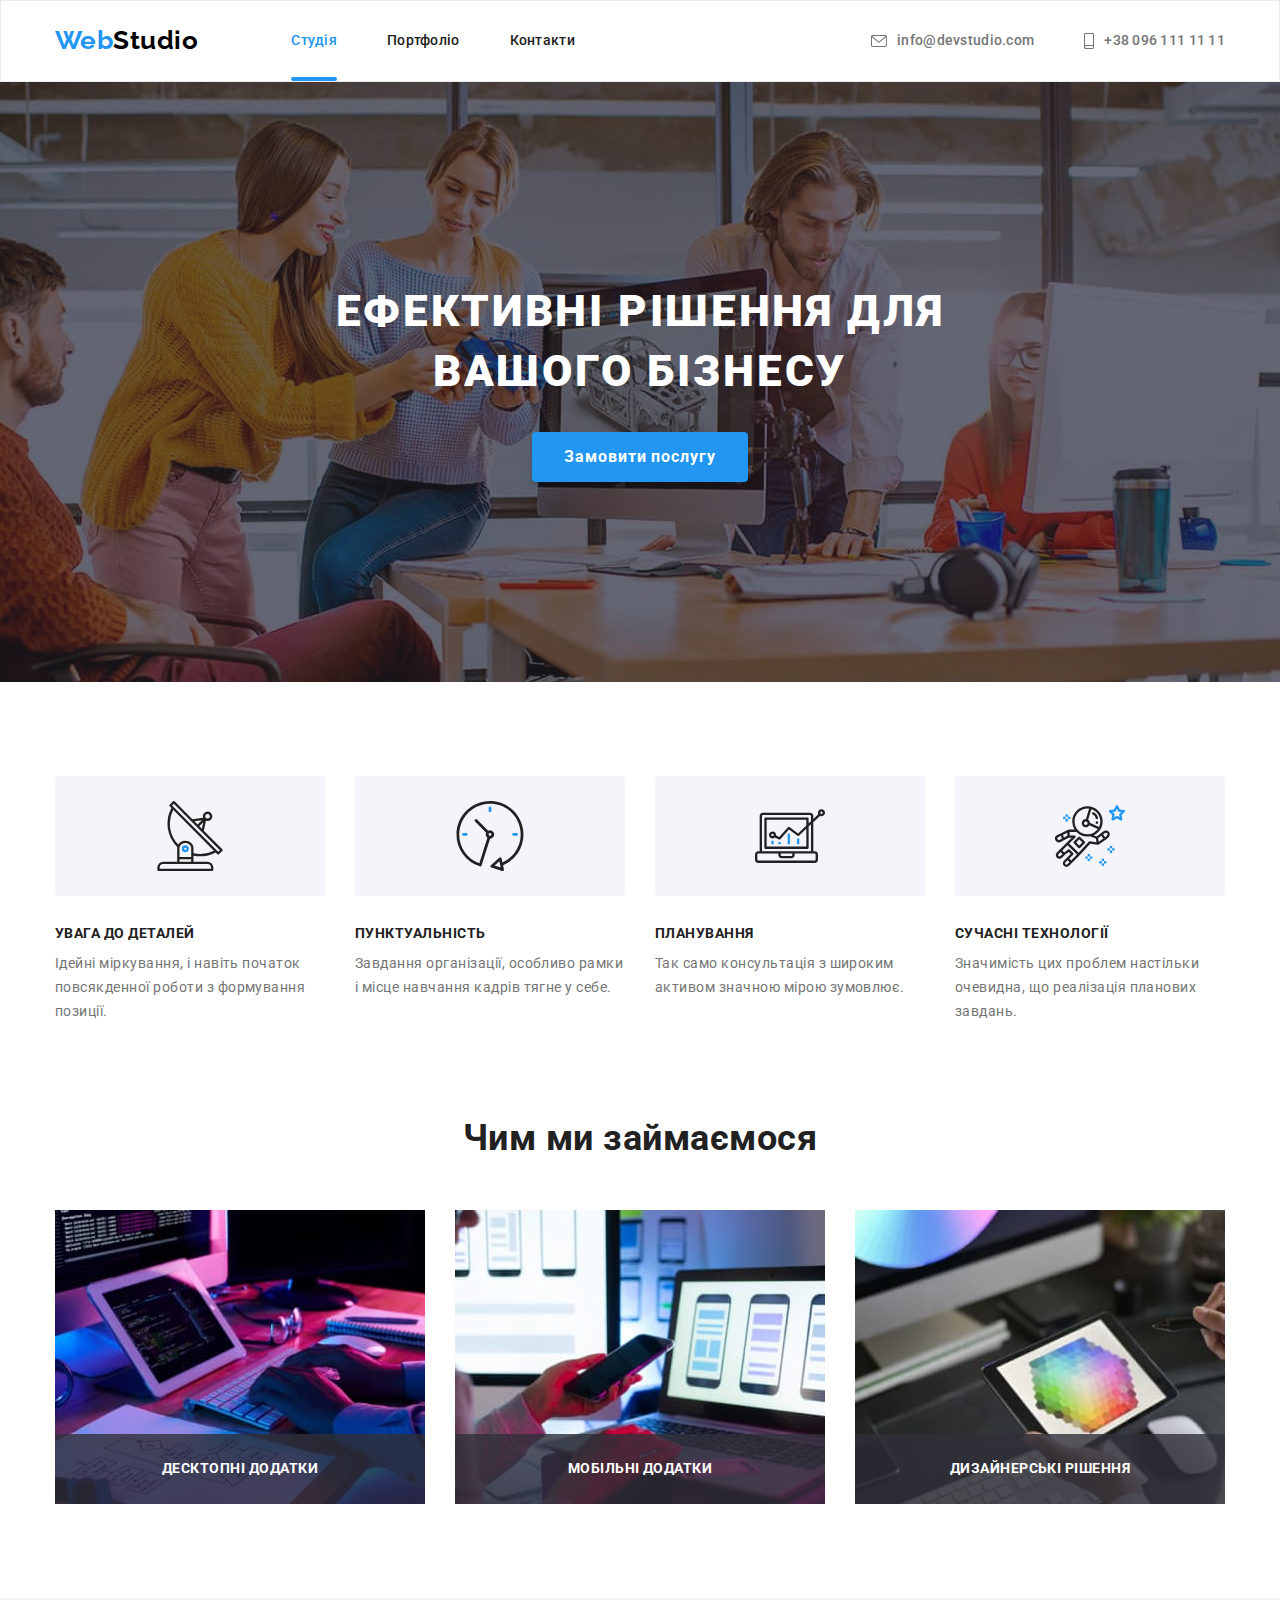
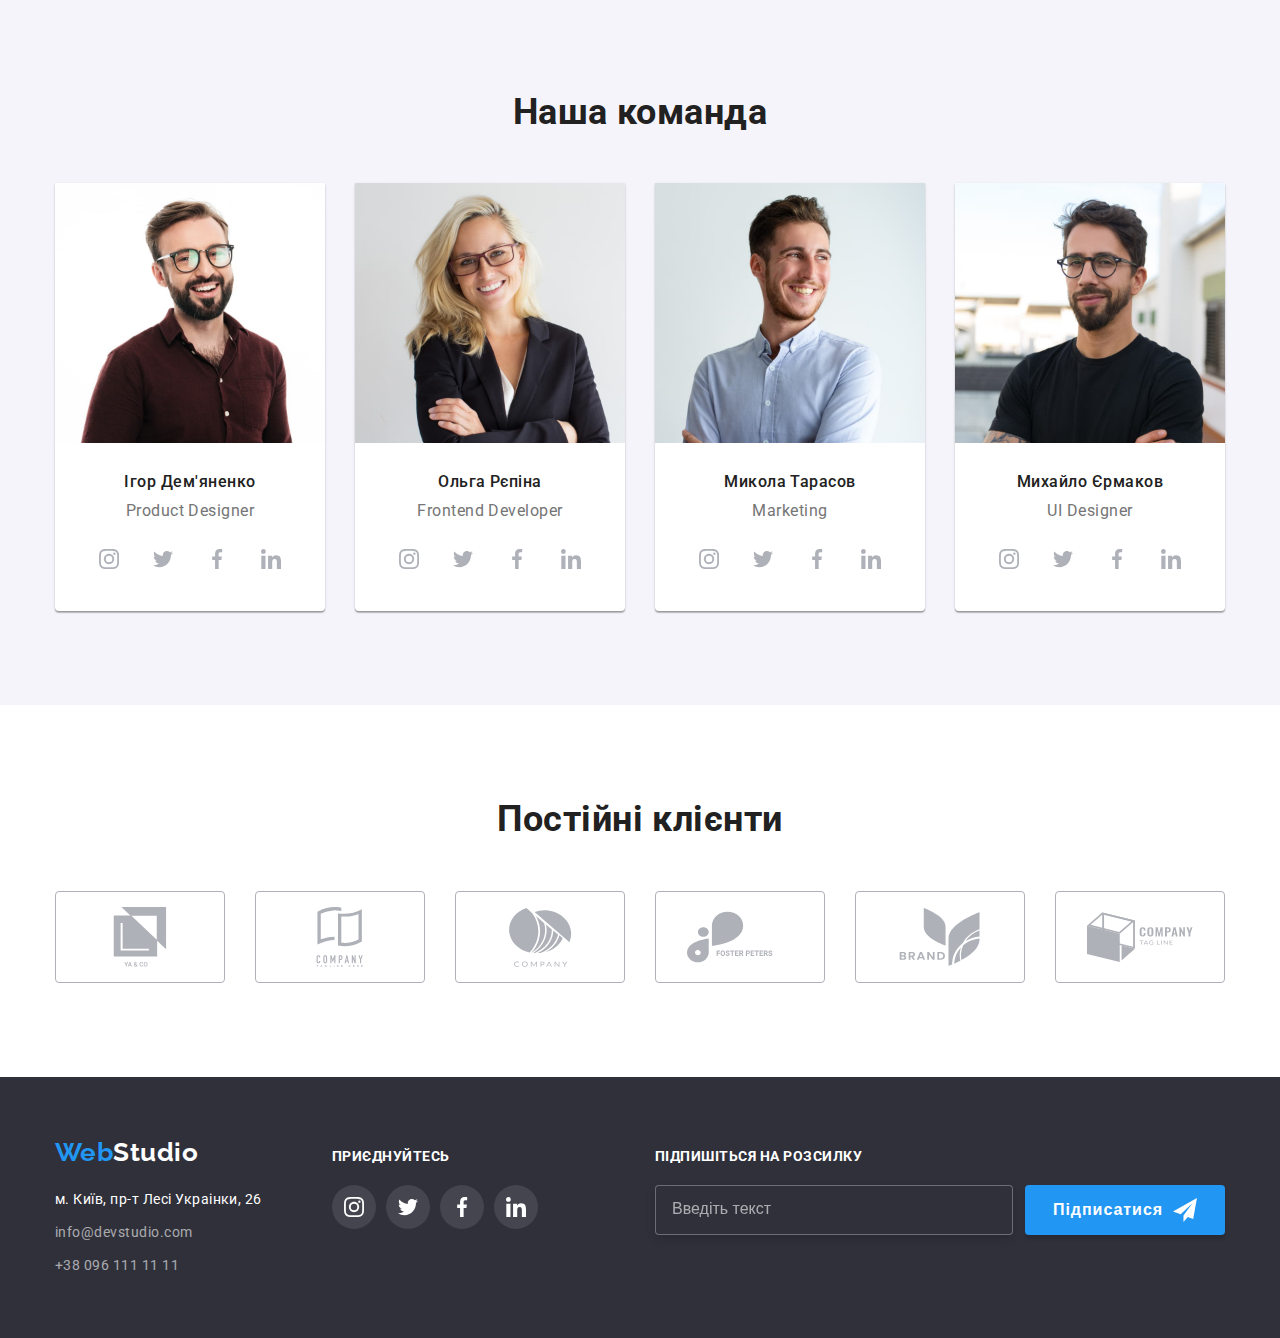
<file: index.html>
<!DOCTYPE html>
<html lang="uk">
  <head>
    <meta charset="UTF-8" />
    <meta http-equiv="X-UA-Compatible" content="IE=edge" />
    <meta name="viewport" content="width=device-width, initial-scale=1.0" />
    <title>Document</title>
    <link rel="preconnect" href="https://fonts.googleapis.com" />
    <link rel="preconnect" href="https://fonts.gstatic.com" crossorigin />
    <link rel="preconnect" href="https://fonts.googleapis.com" />
    <link rel="preconnect" href="https://fonts.gstatic.com" crossorigin />
    <link href="https://fonts.googleapis.com/css2?family=Raleway:wght@700&family=Roboto:wght@400;500;700;900&display=swap" rel="stylesheet" />
    <link
      rel="stylesheet"
      href="https://cdnjs.cloudflare.com/ajax/libs/modern-normalize/1.1.0/modern-normalize.min.css"
      integrity="sha512-wpPYUAdjBVSE4KJnH1VR1HeZfpl1ub8YT/NKx4PuQ5NmX2tKuGu6U/JRp5y+Y8XG2tV+wKQpNHVUX03MfMFn9Q=="
      crossorigin="anonymous"
      referrerpolicy="no-referrer"
    />
    <link rel="stylesheet" href="./css/styles.css" />
  </head>
  <body>
    <header class="header">
      <div class="container row">
        <nav class="nav row">
          <a href="./index.html" class="logo"><span class="logo web">Web</span>Studio</a>
          <ul class="nav list">
            <li class="nav-items"><a href="./index.html" class="nav-link current">Студія</a></li>
            <li class="nav-items"><a href="./portfolio.html" class="nav-link">Портфоліо</a></li>
            <li class="nav-items"><a href="#" class="nav-link">Контакти</a></li>
          </ul>
        </nav>
        <ul class="connection list">
          <li class="connection-items"
            ><a href="mailto:info@devstudio.com" class="connection-link"
              ><svg class="connection-icons" width="16" height="12">
                <use href="./images/icons.svg#envelope"></use></svg>info@devstudio.com</a
            ></li
          >
          <li class="connection-items"
            ><a href="tel:+380961111111" class="connection-link"
              ><svg class="connection-icons" width="10" height="16">
                <use href="./images/icons.svg#smartphone"></use></svg>+38 096 111 11 11</a
            ></li
          >
        </ul>
      </div>
    </header>
    <main class="home-main">
      <section class="hero">
        <div class="container">
          <h1 class="hero-slogan">Ефективні рішення для вашого бізнесу</h1>
          <button type="button" class="button-primary"data-modal-open>Замовити послугу</button>
        </div>
      </section>

      <section class="peculiarities section">
        <div class="container">
          <h2 class="visually-hidden">Особливості</h2>
          <ul class="peculiarities list">
            <li class="peculiarities-items">
              <div class="peculiarities-box">
                <svg class="peculiarities-icon" width="70px" height="70px"><use href="./images/icons.svg#antenna"></use></svg>
              </div>
              <h3 class="caption">Увага до деталей</h3>
              <p class="text">Ідейні міркування, і навіть початок повсякденної роботи з формування позиції.</p></li
            >
            <li class="peculiarities-items">
              <div class="peculiarities-box">
                <svg class="peculiarities-icon" width="70px" height="70px"><use href="./images/icons.svg#clock"></use></svg>
              </div>
              <h3 class="caption">Пунктуальність</h3>
              <p class="text">Завдання організації, особливо рамки і місце навчання кадрів тягне у себе.</p></li
            >
            <li class="peculiarities-items">
              <div class="peculiarities-box">
                <svg class="peculiarities-icon" width="70px" height="70px"><use href="./images/icons.svg#diagram"></use></svg>
              </div>
              <h3 class="caption">Планування</h3>
              <p class="text">Так само консультація з широким активом значною мірою зумовлює.</p></li
            >
            <li class="peculiarities-items">
              <div class="peculiarities-box">
                <svg class="peculiarities-icon" width="70px" height="70px"><use href="./images/icons.svg#astronaut"></use></svg>
              </div>
              <h3 class="caption">Сучасні технології</h3>
              <p class="text">Значимість цих проблем настільки очевидна, що реалізація планових завдань.</p></li
            >
          </ul>
        </div>
      </section>
      <section class="work section">
        <div class="container">
          <h2 class="title">Чим ми займаємося</h2>
          <ul class="work list">
            <li class="work-items"><img src="./images/img.jpg" alt="людина програмую мовою html за компьютером" width="370" class="work-img" /><div class="label-box"><h3 class="label">Десктопні додатки</h3></div></li>
            <li class="work-items"><img src="./images/img-1.jpg" alt="людипна програмує панель для телефона " width="370" class="work-img" /><div class="label-box"><h3 class="label">Мобільні додатки</h3></div></li>
            <li class="work-items"><img src="./images/img-2.jpg" alt="людина обирає цвітову політру" width="370" class="work-img" /><div class="label-box"><h3 class="label">Дизайнерські рішення</h3></div></li>
          </ul>
        </div>
      </section>
      <section class="command section">
        <div class="container">
          <h2 class="title">Наша команда</h2>
          <ul class="command list">
            <li class="command-items">
              <img src="./images/photo1.jpg" alt="фото" width="270" class="command-img" />
              <div class="command-box"
                ><h3 class="caption">Ігор Дем'яненко</h3>
                <p class="text">Product Designer</p>
                <ul class="socials list">
                  <li class="socials-items"
                    ><a class="socials-link link" href="https://www.instagram.com" target="_blank" rel="noopener noreferrer nofollow" aria-label="instagram"
                      ><svg class="socials-icon" width="20" height="20"><use href="./images/icons.svg#instagram"></use></svg></a
                  ></li>
                  <li class="socials-items"
                    ><a class="socials-link link" href="https://twitter.com" target="_blank" rel="noopener noreferrer nofollow" aria-label="twitter"
                      ><svg class="socials-icon" width="20" height="20"><use href="./images/icons.svg#twitter"></use></svg></a
                  ></li>
                  <li class="socials-items"
                    ><a class="socials-link link" href="https://facebook.com" target="_blank" rel="noopener noreferrer nofollow" aria-label="facebook"
                      ><svg class="socials-icon" width="20" height="20"><use href="./images/icons.svg#facebook"></use></svg></a
                  ></li>
                  <li class="socials-items"
                    ><a class="socials-link link" href="https://linkedin.com" target="_blank" rel="noopener noreferrer nofollow" aria-label="linkedin"
                      ><svg class="socials-icon" width="20" height="20"><use href="./images/icons.svg#linkedin"></use></svg></a
                  ></li>
                </ul>
              </div>
            </li>
            <li class="command-items">
              <img src="./images/photo2.jpg" alt="фото" width="270" class="command-img" />
              <div class="command-box"
                ><h3 class="caption">Ольга Рєпіна</h3> <p class="text">Frontend Developer</p>
                <ul class="socials list">
                  <li class="socials-items"
                    ><a class="socials-link link" href="https://www.instagram.com" target="_blank" rel="noopener noreferrer nofollow" aria-label="instagram"
                      ><svg class="socials-icon" width="20" height="20"><use href="./images/icons.svg#instagram"></use></svg></a
                  ></li>
                  <li class="socials-items"
                    ><a class="socials-link link" href="https://twitter.com" target="_blank" rel="noopener noreferrer nofollow" aria-label="twitter"
                      ><svg class="socials-icon" width="20" height="20"><use href="./images/icons.svg#twitter"></use></svg></a
                  ></li>
                  <li class="socials-items"
                    ><a class="socials-link link" href="https://facebook.com" target="_blank" rel="noopener noreferrer nofollow" aria-label="facebook"
                      ><svg class="socials-icon" width="20" height="20"><use href="./images/icons.svg#facebook"></use></svg></a
                  ></li>
                  <li class="socials-items"
                    ><a class="socials-link link" href="https://linkedin.com" target="_blank" rel="noopener noreferrer nofollow" aria-label="linkedin"
                      ><svg class="socials-icon" width="20" height="20"><use href="./images/icons.svg#linkedin"></use></svg></a
                  ></li> </ul
              ></div>
            </li>
            <li class="command-items">
              <img src="./images/photo3.jpg" alt="фото" width="270" class="command-img" />
              <div class="command-box"
                ><h3 class="caption">Микола Тарасов</h3> <p class="text">Marketing</p>
                <ul class="socials list">
                  <li class="socials-items"
                    ><a class="socials-link link" href="https://www.instagram.com" target="_blank" rel="noopener noreferrer nofollow" aria-label="instagram"
                      ><svg class="socials-icon" width="20" height="20"><use href="./images/icons.svg#instagram"></use></svg></a
                  ></li>
                  <li class="socials-items"
                    ><a class="socials-link link" href="https://twitter.com" target="_blank" rel="noopener noreferrer nofollow" aria-label="twitter"
                      ><svg class="socials-icon" width="20" height="20"><use href="./images/icons.svg#twitter"></use></svg></a
                  ></li>
                  <li class="socials-items"
                    ><a class="socials-link link" href="https://facebook.com" target="_blank" rel="noopener noreferrer nofollow" aria-label="facebook"
                      ><svg class="socials-icon" width="20" height="20"><use href="./images/icons.svg#facebook"></use></svg></a
                  ></li>
                  <li class="socials-items"
                    ><a class="socials-link link" href="https://linkedin.com" target="_blank" rel="noopener noreferrer nofollow" aria-label="linkedin"
                      ><svg class="socials-icon" width="20" height="20"><use href="./images/icons.svg#linkedin"></use></svg></a
                  ></li> </ul
              ></div>
            </li>
            <li class="command-items">
              <img src="./images/photo4.jpg" alt="фото" width="270" class="command-img" />
              <div class="command-box">
                <h3 class="caption">Михайло Єрмаков</h3> <p class="text">UI Designer</p>
                <ul class="socials list">
                  <li class="socials-items"
                    ><a class="socials-link link" href="https://www.instagram.com" target="_blank" rel="noopener noreferrer nofollow" aria-label="instagram"
                      ><svg class="socials-icon" width="20" height="20"><use href="./images/icons.svg#instagram"></use></svg></a
                  ></li>
                  <li class="socials-items"
                    ><a class="socials-link link" href="https://twitter.com" target="_blank" rel="noopener noreferrer nofollow" aria-label="twitter"
                      ><svg class="socials-icon" width="20" height="20"><use href="./images/icons.svg#twitter"></use></svg></a
                  ></li>
                  <li class="socials-items"
                    ><a class="socials-link link" href="https://facebook.com" target="_blank" rel="noopener noreferrer nofollow" aria-label="facebook"
                      ><svg class="socials-icon" width="20" height="20"><use href="./images/icons.svg#facebook"></use></svg></a
                  ></li>
                  <li class="socials-items"
                    ><a class="socials-link link" href="https://linkedin.com" target="_blank" rel="noopener noreferrer nofollow" aria-label="linkedin"
                      ><svg class="socials-icon" width="20" height="20"><use href="./images/icons.svg#linkedin"></use></svg></a
                  ></li> </ul
              ></div>
            </li>
          </ul>
        </div>
      </section>
      <section class="clients section">
        <div class="container">
          <h2 class="title">Постійні клієнти</h2>
          <ul class="clients-list list">
            <li class="clients-items"
              ><a class="clients-link link" href="#" target="_blank" rel="noopener noreferrer nofollow"
                ><svg class="clients-icon"><use href="./images/icons.svg#group1"></use></svg></a
            ></li>
            <li class="clients-items"
              ><a class="clients-link link" href="#" target="_blank" rel="noopener noreferrer nofollow"
                ><svg class="clients-icon"><use href="./images/icons.svg#group2"></use></svg></a
            ></li>
            <li class="clients-items"
              ><a class="clients-link link" href="#" target="_blank" rel="noopener noreferrer nofollow"
                ><svg class="clients-icon"><use href="./images/icons.svg#group3"></use></svg></a
            ></li>
            <li class="clients-items"
              ><a class="clients-link link" href="#" target="_blank" rel="noopener noreferrer nofollow"
                ><svg class="clients-icon"><use href="./images/icons.svg#group4"></use></svg></a
            ></li>
            <li class="clients-items"
              ><a class="clients-link link" href="#" target="_blank" rel="noopener noreferrer nofollow"
                ><svg class="clients-icon"><use href="./images/icons.svg#group5"></use></svg></a
            ></li>
            <li class="clients-items"
              ><a class="clients-link link" href="#" target="_blank" rel="noopener noreferrer nofollow"
                ><svg class="clients-icon"><use href="./images/icons.svg#group6"></use></svg></a
            ></li>
          </ul>
        </div>
      </section>
    </main>
    <footer class="footer">
      <div class="container">
        <div class="adres-box">
          <a href="./index.html" class="footer-logo"><span class="logo web">Web</span>Studio</a>
          <address class="address">
            <ul class="address list">
              <li class="address-items"
                ><a href="https://goo.gl/maps/CPtrU1FHBa2aNyZL9" target="_blank" rel="noopener noreferrer nofollow" class="map">м. Київ, пр-т Лесі Украінки, 26</a></li
              >
              <li class="address-items"><a href="mailto:info@devstudio.com" class="address-connection">info@devstudio.com</a></li>
              <li class="address-items"><a href="tel:+380961111111" class="address-connection">+38 096 111 11 11</a></li>
            </ul>
          </address>
        </div>
        <div class="join-box">
          <p class="join-title">Приєднуйтесь</p>
          <ul class="socials list">
            <li class="join-items"
              ><a class="join-link link" href="https://www.instagram.com" target="_blank" rel="noopener noreferrer nofollow" aria-label="instagram"
                ><svg class="join-icon" width="20" height="20"><use href="./images/icons.svg#instagram"></use></svg></a
            ></li>
            <li class="join-items"
              ><a class="join-link link" href="https://twitter.com" target="_blank" rel="noopener noreferrer nofollow" aria-label="twitter"
                ><svg class="join-icon" width="20" height="20"><use href="./images/icons.svg#twitter"></use></svg></a
            ></li>
            <li class="join-items"
              ><a class="join-link link" href="https://facebook.com" target="_blank" rel="noopener noreferrer nofollow" aria-label="facebook"
                ><svg class="join-icon" width="20" height="20"><use href="./images/icons.svg#facebook"></use></svg></a
            ></li>
            <li class="join-items"
              ><a class="join-link link" href="https://linkedin.com" target="_blank" rel="noopener noreferrer nofollow" aria-label="linkedin"
                ><svg class="join-icon" width="20" height="20"><use href="./images/icons.svg#linkedin"></use></svg></a
            ></li>
          </ul>
        </div>
        <div class="email-box">
          <form class="email-form">
            <label class="email-label">
              <p class="email-title">Підпишіться на розсилку</p>
              <input 
              class="email-imput"
              type="email"
              name="email"
              placeholder="Введіть текст">
           </label>
           <button class="email-btn" type="submit">
            <span class="email-btn-title">Підписатися</span>
            <svg class="email-send" width="24" height="24">
    <use href="./images/icons.svg#send"></use>
            </svg></button>
          </form>
        </div>
      </div>
    </footer>
    <div class="backdrop is-hidden"data-modal>
      <div class="modal">
        <button class="modal-btm" type="button"data-modal-close>
          <svg class="modal-cross" width="11" height="11">
            <use href="./images/icons.svg#cross"></use>
          </svg>
        </button>

        <form class="register-form" name="register-form">
          <strong class="register-form-title">Залиште свої дані, ми вам передзвонимо</strong>
          <div class="register-form-title-group" role="group">
            <label class="register-form-field">
              <span class="register-form-label">Ім'я</span>
              <input class="register-form-input"
               type="text"
               name="username"
               required> 
               <svg class="register-form-icon" width="18" height="18">
                <use href="./images/icons.svg#person"></use></svg>
              </label>
            <label class="register-form-field">
              <span class="register-form-label">Телефон</span>
              <input class="register-form-input"
               type="tel"
               name="phone_number"
               required> 
               <svg class="register-form-icon" width="18" height="18">
                <use href="./images/icons.svg#phone"></use></svg>
              </label>
            <label class="register-form-field">
              <span class="register-form-label">Пошта</span>
              <input class="register-form-input"
               type="email"
               name="email"
               required> 
               <svg class="register-form-icon" width="18" height="18">
                <use href="./images/icons.svg#email"></use></svg>
              </label>
            <label class="register-form-field">
                <span class="register-form-label">Коментар</span>
                <textarea
                  class="register-form-message"
                  name="textarea"
                  rows="5"
                  placeholder="Введіть текст"
                ></textarea>
              </label>
          </div>
          <label class="register-form-agreement">
            <input class="register-form-checkbox visually-hidden" type="checkbox" name="" id="" />
            <svg class="register-form-icons" width="16" height="15">
              <use class="icon-empty" href="./images/icons.svg#empty"></use>
              <use class="icon-filled" href="./images/icons.svg#filled"></use>
            </svg>
            <span class="register-form-desc">
              Погоджуюся з розсилкою та приймаю
              <a class="register-form-link" href="#" target="_blank">Умови договору</a>
            </span>
          </label>
          <button class="register-form-btn" type="submit">Відправити</button> 
        </form>
      </div>
    </div>
    <script src="./js/modal.js"></script>
  </body>
</html>
</file>
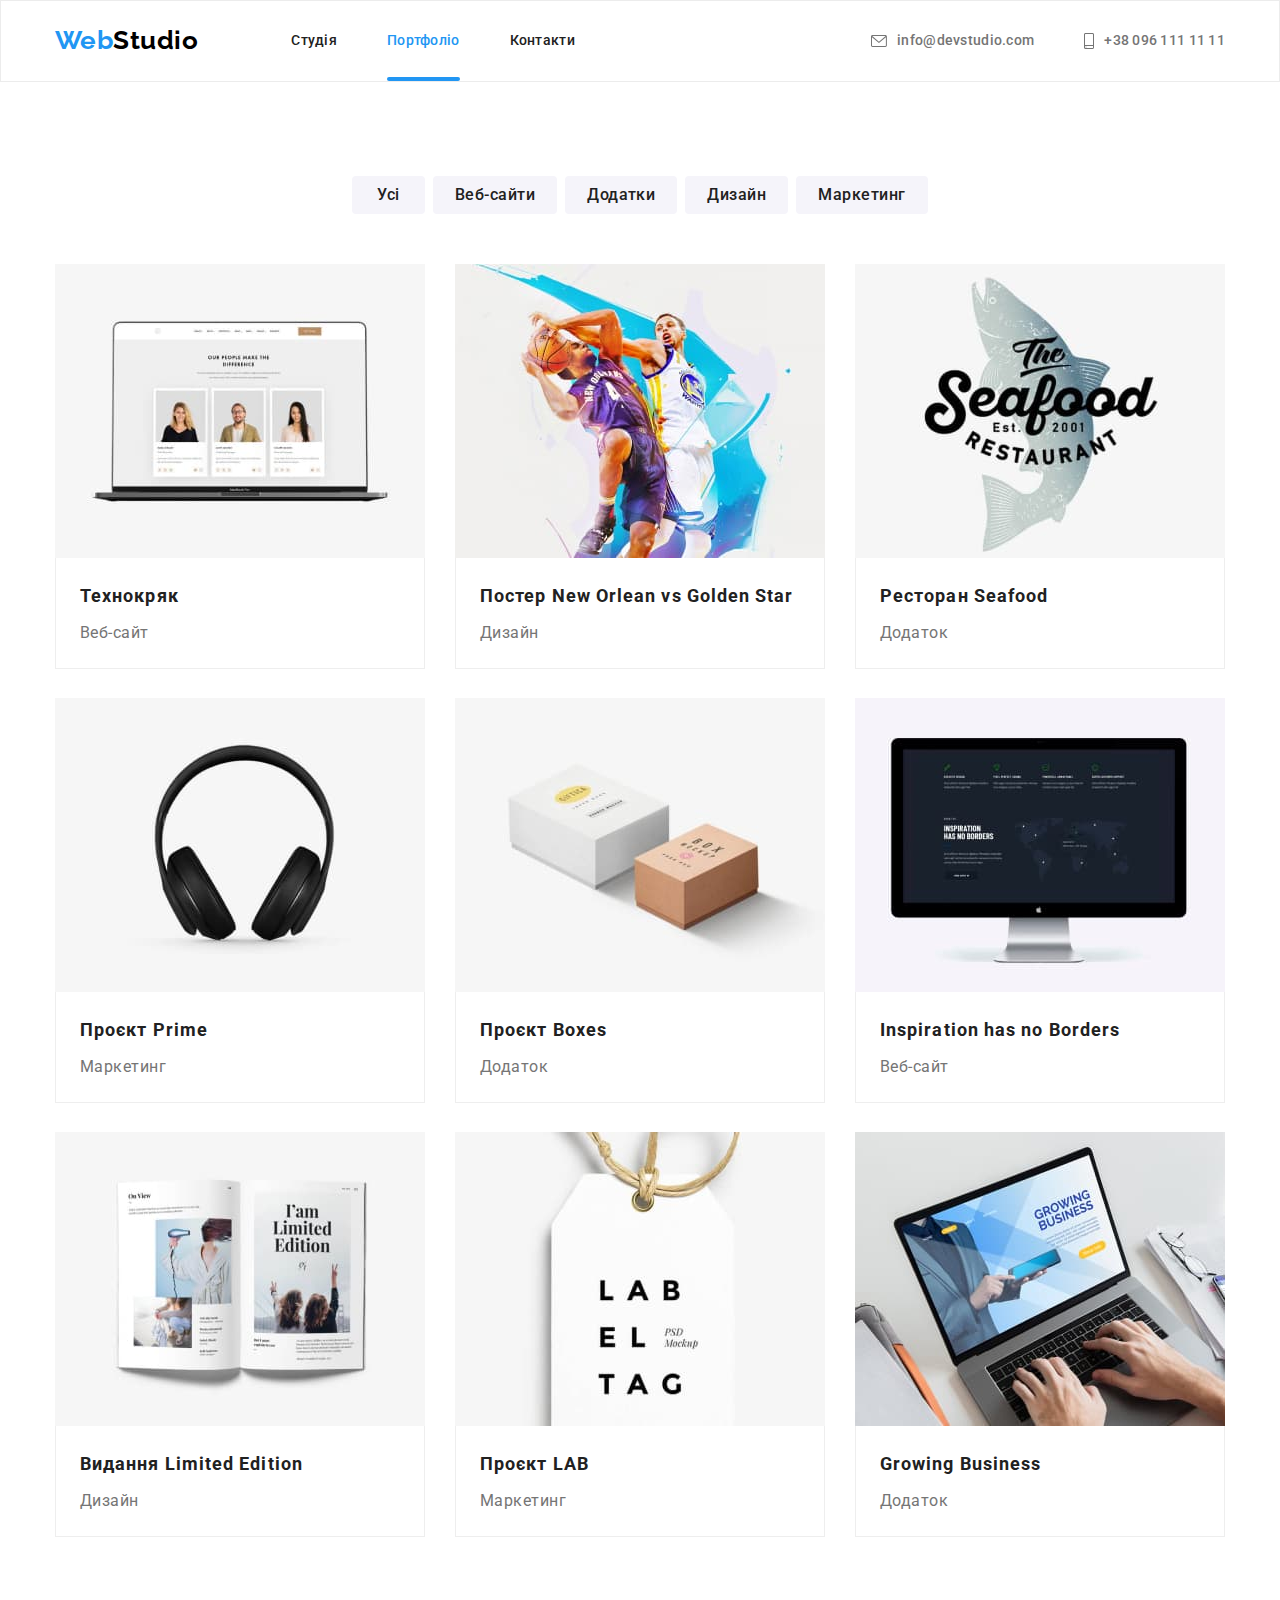
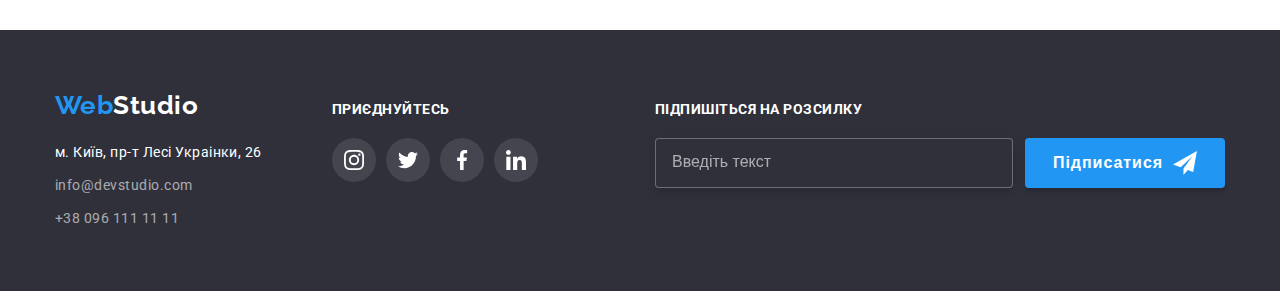
<file: portfolio.html>
<!DOCTYPE html>
<html lang="uk">
  <head>
    <meta charset="UTF-8" />
    <meta http-equiv="X-UA-Compatible" content="IE=edge" />
    <meta name="viewport" content="width=device-width, initial-scale=1.0" />
    <title>Document</title>
    <link rel="preconnect" href="https://fonts.googleapis.com" />
    <link rel="preconnect" href="https://fonts.gstatic.com" crossorigin />
    <link rel="preconnect" href="https://fonts.googleapis.com" />
    <link rel="preconnect" href="https://fonts.gstatic.com" crossorigin />
    <link href="https://fonts.googleapis.com/css2?family=Raleway:wght@700&family=Roboto:wght@400;500;700;900&display=swap" rel="stylesheet" />
    <link
      rel="stylesheet"
      href="https://cdnjs.cloudflare.com/ajax/libs/modern-normalize/1.1.0/modern-normalize.min.css"
      integrity="sha512-wpPYUAdjBVSE4KJnH1VR1HeZfpl1ub8YT/NKx4PuQ5NmX2tKuGu6U/JRp5y+Y8XG2tV+wKQpNHVUX03MfMFn9Q=="
      crossorigin="anonymous"
      referrerpolicy="no-referrer"
    />
    <link rel="stylesheet" href="./css/styles.css" />
  </head>
  <body>
    <header class="header">
      <div class="container row">
        <nav class="nav row">
          <a href="./index.html" class="logo"><span class="logo web">Web</span>Studio</a>
          <ul class="nav list">
            <li class="nav-items"><a href="./index.html" class="nav-link">Студія</a></li>
            <li class="nav-items"><a href="./portfolio.html" class="nav-link current">Портфоліо</a></li>
            <li class="nav-items"><a href="#" class="nav-link">Контакти</a></li>
          </ul>
        </nav>
        <ul class="connection list">
          <li class="connection-items"
            ><a href="mailto:info@devstudio.com" class="connection-link"
              ><svg class="connection-icons" width="16" height="12">
                <use href="./images/icons.svg#envelope"></use></svg>info@devstudio.com</a
            ></li
          >
          <li class="connection-items"
            ><a href="tel:+380961111111" class="connection-link"
              ><svg class="connection-icons" width="10" height="16">
                <use href="./images/icons.svg#smartphone"></use></svg>+38 096 111 11 11</a></li
          >
        </ul>
      </div>
    </header>
    <main class="portfolio-main">
      <section class="filters section">
        <div class="container">
          <h1 class="visually-hidden">Портфоліо</h1>
          <ul class="filters list">
            <li class="items-btn"><button type="button" class="filters-btn all">Усі</button></li>
            <li class="items-btn"><button type="button" class="filters-btn">Веб-сайти</button></li>
            <li class="items-btn"><button type="button" class="filters-btn">Додатки</button></li>
            <li class="items-btn"><button type="button" class="filters-btn">Дизайн</button></li>
            <li class="items-btn"><button type="button" class="filters-btn">Маркетинг</button></li>
          </ul>
          <ul class="project list">
            <li class="project-items items">
              <a href="#" target="_blank" rel="noopener noreferrer" class="project-link link"
                ><div class="project-box"><img src="./images/portfolio/img.jpg" alt="Веб-сайт" width="370" height="294" class="project-img" /><div class="project-overlay"><p class="project-info">Ресурс пропонує комплексні пропозиції з різним рівнем функціоналу та сервісів. Все це дозволить відвідувачу отримати вичерпні відомості про компанію чи приватну особу.</p></div></div>
                <div class="caption-box"> <h2 class="caption">Технокряк</h2> <p class="text">Веб-сайт</p></div></a
              ></li
            >
            <li class="project-items items"
              ><a href="#" target="_blank" rel="noopener noreferrer" class="project-link link"
                ><div class="project-box"><img src="./images/portfolio/img1.jpg" alt="Дізайн" width="370" height="294" class="project-img" /><div class="project-overlay"><p class="project-info">Ресурс пропонує комплексні пропозиції з різним рівнем функціоналу та сервісів. Все це дозволить відвідувачу отримати вичерпні відомості про компанію чи приватну особу.</p></div></div>
                <div class="caption-box"><h2 class="caption">Постер New Orlean vs Golden Star</h2> <p class="text">Дизайн</p></div></a
              ></li
            >
            <li class="project-items items"
              ><a href="#" target="_blank" rel="noopener noreferrer" class="project-link link"
                ><div class="project-box"><img src="./images/portfolio/img2.jpg" alt="Додаток" width="370" height="294" class="project-img" /><div class="project-overlay"><p class="project-info">Ресурс пропонує комплексні пропозиції з різним рівнем функціоналу та сервісів. Все це дозволить відвідувачу отримати вичерпні відомості про компанію чи приватну особу.</p></div></div>
                <div class="caption-box"><h2 class="caption">Ресторан Seafood</h2> <p class="text">Додаток</p></div></a
              ></li
            >
            <li class="project-items items"
              ><a href="#" target="_blank" rel="noopener noreferrer" class="project-link link"
                ><div class="project-box"><img src="./images/portfolio/img3.jpg" alt="Маркетинг" width="370" height="294" class="project-img" /><div class="project-overlay"><p class="project-info">Ресурс пропонує комплексні пропозиції з різним рівнем функціоналу та сервісів. Все це дозволить відвідувачу отримати вичерпні відомості про компанію чи приватну особу.</p></div></div>
                <div class="caption-box"><h2 class="caption">Проєкт Prime</h2> <p class="text">Маркетинг</p></div></a
              ></li
            >
            <li class="project-items items"
              ><a href="#" target="_blank" rel="noopener noreferrer" class="project-link link"
                ><div class="project-box"><img src="./images/portfolio/img4.jpg" alt="Додаток" width="370" height="294" class="project-img" /><div class="project-overlay"><p class="project-info">Ресурс пропонує комплексні пропозиції з різним рівнем функціоналу та сервісів. Все це дозволить відвідувачу отримати вичерпні відомості про компанію чи приватну особу.</p></div></div>
                <div class="caption-box"> <h2 class="caption">Проєкт Boxes</h2> <p class="text">Додаток</p></div></a
              ></li
            >
            <li class="project-items items"
              ><a href="#" target="_blank" rel="noopener noreferrer" class="project-link link"
                ><div class="project-box"><img src="./images/portfolio/img5.jpg" alt="Веб-сайт" width="370" height="294" class="project-img" /><div class="project-overlay"><p class="project-info">Ресурс пропонує комплексні пропозиції з різним рівнем функціоналу та сервісів. Все це дозволить відвідувачу отримати вичерпні відомості про компанію чи приватну особу.</p></div></div>
                <div class="caption-box"> <h2 class="caption">Inspiration has no Borders</h2> <p class="text">Веб-сайт</p></div></a
              ></li
            >
            <li class="project-items items"
              ><a href="#" target="_blank" rel="noopener noreferrer" class="project-link link"
                ><div class="project-box"><img src="./images/portfolio/img6.jpg" alt="Дізайн" width="370" height="294" class="project-img" /><div class="project-overlay"><p class="project-info">Ресурс пропонує комплексні пропозиції з різним рівнем функціоналу та сервісів. Все це дозволить відвідувачу отримати вичерпні відомості про компанію чи приватну особу.</p></div></div>
                <div class="caption-box"> <h2 class="caption">Видання Limited Edition</h2> <p class="text">Дизайн</p></div></a
              ></li
            >
            <li class="project-items items"
              ><a href="#" target="_blank" rel="noopener noreferrer" class="project-link link"
                ><div class="project-box"><img src="./images/portfolio/img7.jpg" alt="Маркетинг" width="370" height="294" class="project-img" /><div class="project-overlay"><p class="project-info">Ресурс пропонує комплексні пропозиції з різним рівнем функціоналу та сервісів. Все це дозволить відвідувачу отримати вичерпні відомості про компанію чи приватну особу.</p></div></div>
                <div class="caption-box"> <h2 class="caption">Проєкт LAB</h2> <p class="text">Маркетинг</p></div></a
              ></li
            >
            <li class="project-items items"
              ><a href="#" target="_blank" rel="noopener noreferrer" class="project-link link"
                ><div class="project-box"><img src="./images/portfolio/img8.jpg" alt="Додаток" width="370" height="294" class="project-img" /><div class="project-overlay"><p class="project-info">Ресурс пропонує комплексні пропозиції з різним рівнем функціоналу та сервісів. Все це дозволить відвідувачу отримати вичерпні відомості про компанію чи приватну особу.</p></div></div>
                <div class="caption-box"> <h2 class="caption">Growing Business</h2> <p class="text">Додаток</p></div></a
              ></li
            >
          </ul>
        </div>
      </section>
    </main>
    <footer class="footer">
      <div class="container">
        <div class="adres-box">
          <a href="./index.html" class="footer-logo"><span class="logo web">Web</span>Studio</a>
          <address class="address">
            <ul class="address list">
              <li class="address-items"
                ><a href="https://goo.gl/maps/CPtrU1FHBa2aNyZL9" target="_blank" rel="noopener noreferrer nofollow" class="map">м. Київ, пр-т Лесі Украінки, 26</a></li
              >
              <li class="address-items"><a href="mailto:info@devstudio.com" class="address-connection">info@devstudio.com</a></li>
              <li class="address-items"><a href="tel:+380961111111" class="address-connection">+38 096 111 11 11</a></li>
            </ul>
          </address>
        </div>
        <div class="join-box">
          <p class="join-title">Приєднуйтесь</p>
          <ul class="socials list">
            <li class="join-items"
              ><a class="join-link link" href="https://www.instagram.com" target="_blank" rel="noopener noreferrer nofollow" aria-label="instagram"
                ><svg class="join-icon" width="20" height="20"><use href="./images/icons.svg#instagram"></use></svg></a
            ></li>
            <li class="join-items"
              ><a class="join-link link" href="https://twitter.com" target="_blank" rel="noopener noreferrer nofollow" aria-label="twitter"
                ><svg class="join-icon" width="20" height="20"><use href="./images/icons.svg#twitter"></use></svg></a
            ></li>
            <li class="join-items"
              ><a class="join-link link" href="https://facebook.com" target="_blank" rel="noopener noreferrer nofollow" aria-label="facebook"
                ><svg class="join-icon" width="20" height="20"><use href="./images/icons.svg#facebook"></use></svg></a
            ></li>
            <li class="join-items"
              ><a class="join-link link" href="https://linkedin.com" target="_blank" rel="noopener noreferrer nofollow" aria-label="linkedin"
                ><svg class="join-icon" width="20" height="20"><use href="./images/icons.svg#linkedin"></use></svg></a
            ></li>
          </ul>
        </div>
        <div class="email-box">
          <form class="email-form">
            <label class="email-label">
              <p class="email-title">Підпишіться на розсилку</p>
              <input 
              class="email-imput"
              type="email"
              name="email"
              placeholder="Введіть текст">
           </label>
           <button class="email-btn" type="submit">
            <span class="email-btn-title">Підписатися</span>
            <svg class="email-send" width="24" height="24">
    <use href="./images/icons.svg#send"></use>
            </svg></button>
          </form>
        </div>
      </div>
    </footer>
  </body>
</html>
</file>
<file: css/styles.css>
html {
    box-sizing: border-box;
}

*,
*::before,
*::after {
    box-sizing: inherit;
}


:root{
 /* Text colors */
--primary-text-color:#757575;
--title-text-color:#212121;
--accent-color:#2196F3;
--logo-color:#000000;
--header-line:#ECECEC;
--portfolio-line: #EEEEEE;
--footer-adres-color:rgba(255, 255, 255, 0.6);
--icon-collor:#AFB1B8;
--message-text:rgba(117, 117, 117, 0.5);
    /* Background colors */
--primary-wite-color:#ffffff;
--main-block-color:#2F303A;
--secondary-bg-color:#F5F4FA;
--button-hover-bg:#188CE8;
--hero-bg:#C4C4C4;
--icon-bg-color:rgba(255, 255, 255, 0.1);
--label-bg-color:rgba(47, 48, 58, 0.8);
--description-bd-color: rgba(33, 150, 243, 0.9);
--backdrop-color:rgba(0, 0, 0, 0.2);
/* Timing */
--timing-function: cubic-bezier(0.4, 0, 0.2, 1);
}

.visually-hidden {
    position: absolute;
    white-space: nowrap;
    width: 1px;
    height: 1px;
    overflow: hidden;
    border: 0;
    padding: 0;
    clip: rect(0 0 0 0);
    clip-path: inset(50%);
    margin: -1px;
}
.section{
    padding-top: 94px;
    padding-bottom: 94px;
}
.container{
    width: 1200px;
    padding-left: 15px;
    padding-right: 15px;
    margin: 0 auto;

}
.list{
    list-style: none;
    margin: 0;
    padding: 0;
}
body{
    margin: 0;
    letter-spacing: 0.03em;
    font-family: 'Roboto', sans-serif;
    color: var(--primary-text-color);
    background-color:var(--primary-wite-color)
    
    
}

/* reset */
h1,h2,h3,h4,h5,h6,p{
    margin: 0;
}
img{
    display: block;
}
/* Header */
.header{
    border: 1px solid var(--header-line)
}
.row{
    display: flex;
    align-items:center;
}

a.logo{
    margin-right: 93px;
    padding-top: 24px;
    padding-bottom: 25px;
}
.nav.list{
    display: flex;
}
.nav-items:not(:last-child){
margin-right: 50px;
}
.nav-items{
    position: relative;
}
.logo{

    text-decoration: none;
   color: var(--logo-color); 
    font-family: 'Raleway',sans-serif;
    font-weight: 700;
    font-size: 26px;
    line-height: 1.19;
}
.web{
    color: var(--accent-color);
}   
.nav-link{
    display: block;
    padding-top: 32px;
    padding-bottom: 32px;

    text-decoration: none;
    color: var(--title-text-color);
    font-weight: 500;
    font-size: 14px;
        line-height: 1.14;
        letter-spacing: 0.02em;
        transition: color 250ms var(--timing-function);

}
.nav-link:hover,
.nav-link:focus {
    color: var(--accent-color);
}

.nav-link.current{
color: var(--accent-color);
}
.nav-link.current::after{
    display: inline-block;
    content: "";
    position: absolute;
       bottom:0;
       left: 0;
       width: 100%;
        height: 4px;
        background:var(--accent-color);
            border-radius: 2px;
}
.connection.list{
    display: flex;
    margin-left: auto;
}
.connection-link{
    display: flex;
    align-items: center;
    padding-top: 32px;
    padding-bottom: 32px;

    text-decoration: none;
    color: var(--primary-text-color);
    font-weight: 500;
    font-size: 14px;
    line-height: 1.14;
    letter-spacing: 0.02em;
    transition: color 250ms var(--timing-function);
}

.connection-items:not(:last-child) {
    margin-right: 50px;
}

.connection-link:hover,
.connection-link:focus{
    color: var(--accent-color);
}
.connection-icons{
    fill: currentColor;
    margin-right: 10px;
} 

/* Hero */
.hero{
    
    background-image:linear-gradient( to right,rgba(47, 48, 58, 0.4), rgba(47, 48, 58, 0.4)),  url(../images/Hero.jpg);
    background-repeat: no-repeat;
    background-position: center;
    background-color: var(--hero-bg);
    text-align: center;
    padding-top: 200px;
    padding-bottom: 200px;
    max-width: 1600px;
    height: 600px;
    margin-left: auto;
    margin-right: auto;
}
.hero-slogan{
    width: 700px;
    margin-left: auto;
    margin-right: auto;
    color: var(--primary-wite-color);
    font-weight: 900;
        font-size: 44px;
        line-height: 1.36;
        letter-spacing: 0.06em;
        text-transform: uppercase;
        margin-bottom: 30px;
}
.button-primary{
    min-width: 216px;
    height: 50px;
    padding: 10px 32px;
    border: transparent;
        box-shadow: 0px 4px 4px rgba(0, 0, 0, 0.15);
        border-radius: 4px;
    color: var(--primary-wite-color);
    background-color: var(--accent-color);
    cursor: pointer;
    font-family: inherit;
    font-weight: 700;
        font-size: 16px;
        line-height: 1.88;
        letter-spacing: 0.06em;

        transition: background-color 250ms var(--timing-function);
}
.button-primary:hover,
.button-primary:focus{
    background-color:var(--button-hover-bg)
}
/* Main */
.caption{
    color: var(--title-text-color);
}

.text{
    color: var(--primary-text-color);
}
.title{
    color: var(--title-text-color);
    font-weight: 700;
        font-size: 36px;
        line-height: 1.16;
        text-align: center;
}
.peculiarities.list{
    display: flex;
        justify-content: space-between;
}
.peculiarities-items:not(:last-child) {
    margin-right: 30px;
}
.peculiarities-items{
    width: 270px;
}
.peculiarities-box{
    height: 120px;
    margin-bottom: 30px;
    display: flex;
    background-color: var(--secondary-bg-color);
    align-items: center;
        justify-content: center;
        border-radius: 4px;
}

.peculiarities .caption {
    margin-bottom: 10px;
    font-weight: 700;
    font-size: 14px;
    line-height: 1.14;
    text-transform: uppercase;
}
.peculiarities .text{
        font-size: 14px;
        line-height: 1.71;
        
}
.work.section {
    padding-top: 0;
}
.work.list{
    display: flex;
        justify-content: space-between;
}
.work .title,
.command .title,
.clients .title {
    margin-bottom: 50px;
}
.work-items{
position: relative;
}
.label-box{
    position: absolute;
    bottom: 0;
    left: 0;
    width: 100%;
    height: 70px;
    background-color:var(--label-bg-color) ;
}
.label{
position: absolute;
top: 50%;
left: 50%;
transform: translate(-50%, -50%);

font-weight: 700;
    font-size: 14px;
    line-height: 1.14;
    text-align: center;
    text-transform: uppercase;
    color: var(--primary-wite-color);
}

.command.list{
    display: flex;
    justify-content:space-between;
}
.command {
    background-color: var(--secondary-bg-color);
}
.command-items{
    width: 270px;
    height: 428px;
    background-color: var(--primary-wite-color);
    box-shadow: 0px 1px 3px rgba(0, 0, 0, 0.12), 0px 1px 1px rgba(0, 0, 0, 0.14), 0px 2px 1px rgba(0, 0, 0, 0.2);
        border-radius: 0px 0px 4px 4px;
}
.command-items:not(:last-child) {
    margin-right: 30px;
}
.command .caption{
    margin-bottom: 10px;
    font-weight: 500;
        font-size: 16px;
        line-height: 1.18;
     text-align: center;
}
.command .text{
    margin-bottom: 16px;
    font-size: 16px;
        line-height: 1.18;
     text-align: center;
}
.command-box{
    padding:30px 32px;
}
.socials{
    display: flex;
    justify-content: center;
    
}

.socials-link{
    width: 44px;
    height: 44px;
    display: flex;
    align-items: center;
    justify-content: center;
    background-color: var(--primary-wite-color);
    border-radius: 50%;
    transition: background-color 250ms var(--timing-function);
}
.socials-icon{
    transition: fill 250ms var(--timing-function);
    fill: var(--icon-collor);
}
.socials-link:hover .socials-icon,
.socials-link:focus .socials-icon{
    fill: var(--primary-wite-color);
}
.socials-link:hover,
.socials-link:focus{
    background-color: var(--accent-color);
}

.socials-items:not(:last-child){
    margin-right: 10px;
}
/* Clients */
.clients-list{
        display: flex;
        align-items: center;
        justify-content: center;
}
.clients-link{
    display: flex;
    justify-content: center;
    align-items: center;
width: 170px;
height: 92px;
border: 1px solid ;
border-radius: 4px;
color: var(--icon-collor);
transition: color 250ms var(--timing-function);
}
.clients-items:not(:last-child) {
    margin-right: 30px;
}

.clients-icon{
fill: currentColor;
width: 106px;
height: 60px;
}
.clients-link:hover,
.clients-link:focus{
    color: var(--accent-color);
}


/* footer */
.footer{
    background-color: var(--main-block-color);
}
.footer{
    padding-top: 60px;
    padding-bottom: 60px;
}
.footer .container{
    display: flex;
    align-items: baseline;
}
.adres-box{
    margin-right: 70px;
}
.footer-logo{
    display: block;
    margin-bottom: 20px;
    text-decoration: none;
    color: var(--primary-wite-color);
    font-family: 'Raleway', sans-serif;
        font-weight: 700;
        font-size: 26px;
        line-height: 1.19;
}
.map{
    text-decoration: none;
    color: var(--primary-wite-color);
    font-size: 14px;
        line-height: 1.71;
        transition: color 250ms var(--timing-function);
}
.map:hover,
.map:focus{
color: var(--accent-color);
}
.address-connection{
    text-decoration: none;
color: var(--footer-adres-color);
font-size: 14px;
    line-height: 1.71;
    transition: color 250ms var(--timing-function);
}
.address-items:not(:last-child){
    margin-bottom: 9px;
}
.address{
    width: 230;
    height: 80;
    font-style: normal;
}

.address-connection:hover,
.address-connection:focus{
    color: var(--accent-color);
}
.join-box{
    display: flex;
    flex-direction: column;
}
.join-title{
        font-weight: 700;
        font-size: 14px;
        line-height: 1.14;
text-transform: uppercase;
        color:var(--primary-wite-color);
        margin-bottom: 20px;
}
.join-link {
    width: 44px;
    height: 44px;
    display: flex;
    align-items: center;
    justify-content: center;
    background-color: var(--icon-bg-color);
    border-radius: 50%;
    transition: background-color 250ms var(--timing-function);
}

.join-icon {
    fill: var(--primary-wite-color);
}

.join-link:hover,
.join-link:focus {
    background-color: var(--accent-color);
}
.join-items:not(:last-child) {
    margin-right: 10px;
}

/* Portfolio */
.filters.list{
    display: flex;
    justify-content: center;
    margin-bottom: 50px;
}
.items-btn:not(:last-child) {
    margin-right: 8px;
   
}
.filters-btn{
    letter-spacing: 0.03em;
        min-height: 38px;
        padding: 6px 22px;
    cursor: pointer;
    color: var(--title-text-color);
    background-color: var(--secondary-bg-color);
    font-family: inherit;
    font-weight: 500;
        font-size: 16px;
        line-height: 1.62;
      text-align: center;
    border-radius: 4px;
    border: transparent;
    transition: background-color 250ms var(--timing-function),
    color 250ms var(--timing-function),
    box-shadow 250ms var(--timing-function);

}
.filters-btn:hover,
.filters-btn:focus{
    color: var(--primary-wite-color);
    background-color: var(--accent-color);
    box-shadow: 0px 3px 1px rgba(0, 0, 0, 0.1), 0px 1px 2px rgba(0, 0, 0, 0.08), 0px 2px 2px rgba(0, 0, 0, 0.12);
}
.all{
padding: 6px 25px;
}
.project.list{
    display: flex;
    flex-wrap: wrap;
    margin-bottom: -30px;
    margin-right: -30px;
}
.project-items{
width: 370px;
height: 404px;
margin-right: 30px;
margin-bottom: 30px;

}

.project .caption{
    margin-bottom: 4px;
font-weight: 700;
    font-size: 18px;
    line-height: 2;
     letter-spacing: 0.06em;
}
.caption-box{
    padding: 20px 24px;
    border-right-width: 1px;
        border-right-style: solid;
        border-right-color: var(--portfolio-line);
    
        border-bottom-width: 1px;
        border-bottom-style: solid;
        border-bottom-color: var(--portfolio-line);
    
        border-left-width: 1px;
        border-left-style: solid;
        border-left-color: var(--portfolio-line);
}
.project-box{
position: relative;
overflow: hidden;
}
.project-overlay{
    position: absolute;
    top: 0;
    left: 0;
    width: 100%;
    height: 100%;
    background-color: var(--description-bd-color);
    opacity: 0;
    transform: translateY(100%);
    transition: transform 250ms var(--timing-function);
 
}
.project-link:hover .project-overlay,
.project-link:focus .project-overlay{
    opacity: 1;
    transform: translateY(0);
}

.project-info{
    position: absolute;
    margin: 63px 24px;
    font-weight: 400;
    font-size: 18px;
    line-height: 1.55;
    color: var(--primary-wite-color);
   
}

.project-link{
    display: block;
    transition: box-shadow 250ms var(--timing-function);
}
.project-link:hover,
.project-link:focus{
    box-shadow: 0px 1px 1px rgba(0, 0, 0, 0.12), 0px 4px 4px rgba(0, 0, 0, 0.06), 1px 4px 6px rgba(0, 0, 0, 0.16);
}
.project .text{
font-size: 16px;
    line-height: 1.88;
}
.project .link{
    text-decoration: none;
}

.email-box{
    display: flex;
    width: 570px;
    height: 86px;
    margin-left: auto;
}
.email-form{
    display: flex;
    justify-content: center;
    align-items: flex-end
}
.email-label{

}
.email-title{
    display: block;
    font-weight: 700;
font-size: 14px;
line-height: 1.14;
text-transform: uppercase;
color: var(--primary-wite-color);
margin-bottom: 20px;
}
.email-imput{
    width: 358px;
    height: 50px;
    border: 1px solid rgba(255, 255, 255, 0.3);
    filter: drop-shadow(0px 4px 4px rgba(0, 0, 0, 0.15));
    border-radius: 4px;
    background-color: var(--main-block-color);
cursor: pointer;
padding: 15px 16px;
outline: transparent;
color: var(--primary-wite-color);
transition: border-color 250ms var(--timing-function);
}
.email-imput::placeholder{
    font-size: 16px;
    line-height: 1.25;
    color: var(--footer-adres-color);
}
.email-label:focus-within .email-imput,
.email-label:hover .email-imput,
.email-label:focus .email-imput{
    border-color: var(--accent-color);}

    .email-btn{
        display: flex;
        align-items: center;
        justify-content: center;
        width: 200px;
        height: 50px;
         padding: 10px 28px;
         gap: 10px;
    cursor: pointer;
    margin-left: 12px;
    background: var(--accent-color);
box-shadow: 0px 4px 4px rgba(0, 0, 0, 0.15);
border-radius: 4px;
border: transparent;
transition: background-color 250ms var(--timing-function);
    }
.email-btn:hover,
.email-btn:focus{
    background-color: var(--button-hover-bg);
}
.email-btn-title{
    font-weight: 700;
font-size: 16px;
line-height: 1.88;
letter-spacing: 0.06em;
color: var(--primary-wite-color);
}



/* Backdrop */

.backdrop{
    position: fixed;
    top: 0;
    left: 0;

    width: 100%;
    height: 100%;
background-color: var(--backdrop-color);
opacity: 1;
transition: opacity 250ms var(--timing-function),
visibility 250ms var(--timing-function);

}
.backdrop.is-hidden{
    opacity: 0;
    pointer-events: none;
    visibility: hidden;
}
.backdrop.is-hidden .modal{
    transform: translate(-50%, -50%) scale(1.1);
}
.modal{
     position: absolute;
 top: 50%;
left: 50%;
  width: 528px;
     height: 581px;
     padding: 40px;

     background: var(--primary-wite-color);
    box-shadow: 0px 1px 3px rgba(0, 0, 0, 0.12), 0px 1px 1px rgba(0, 0, 0, 0.14), 0px 2px 1px rgba(0, 0, 0, 0.2);
    border-radius: 4px;
    transform: translate(-50%, -50%) scale(1);
    transition: transform 250ms var(--timing-function);
}
.modal-btm{
   
    position: absolute;
    top: 8px;
    right: 8px;

    display: flex;
    justify-content: center;
    align-items: center;
background-color: var(--primary-wite-color);
    padding: 0;
    width: 30px;
    height: 30px;
    border-radius: 50%;
    cursor: pointer;
    border: 1px solid rgba(0, 0, 0, 0.1);
   
}
.modal-cross{
    transition: fill 250ms var(--timing-function);
}
.modal-btm:hover .modal-cross,
.modal-btm:focus .modal-cross{
    fill: var(--accent-color);
}
.register-form-title{
    display: block;
    margin-bottom: 12px;
    font-weight: 700;
    font-size: 20px;
    line-height: 1.15;
    text-align: center;  
    color: var(--title-text-color); 
}
.register-form-field{
    position: relative;
    display: block;
    margin-bottom: 20px;

}
.register-form-label{
    display: block;
    font-size: 12px;
line-height: 1.16;
letter-spacing: 0.01em;
color: var(--primary-text-color);
margin-bottom: 4px;

}
.register-form-input{
    display: block;
    width: 100%;
    height: 40px;
    border: 1px solid rgba(33, 33, 33, 0.2);
border-radius: 4px;
padding-left: 42px;
padding-right: 42px;
outline: transparent;
transition: border-color 250ms var(--timing-function);
cursor: pointer;
}
.register-form-icon{
    position: absolute;
top: 50%;
left: 12px;
transition: fill 250ms var(--timing-function);
}
.register-form-field:focus-within .register-form-input,
.register-form-field:hover .register-form-input,
.register-form-field:focus .register-form-input{
    border-color: var(--accent-color);
}
.register-form-field:focus-within .register-form-icon,
.register-form-field:hover .register-form-icon,
.register-form-field:focus .register-form-icon{
    fill: var(--accent-color);
}

.register-form-message{
    display: block;
    width: 100%;
    height: 120px;
    padding: 12px 16px;

    font-size: 12px;
line-height: 1.16;
letter-spacing: 0.01em;
resize: none;
outline: transparent;

border: 1px solid rgba(33, 33, 33, 0.2);
border-radius: 4px;
transition: border-color 250ms var(--timing-function);
cursor: pointer;

}
.register-form-message::placeholder {
    font-size: 12px;
line-height: 1.16;
letter-spacing: 0.01em;
color: var(--message-text);
  }
  .register-form-field:focus-within .register-form-message,
  .register-form-field:hover .register-form-message,
  .register-form-field:focus .register-form-message{
      border-color: var(--accent-color);
  }
.register-form-agreement{
    display: flex;
    align-items: center;
    justify-content: center;
    gap: 8.4px;
  
    margin-bottom: 30px;
}




.register-form-desc{
    color: var(--primary-text-color);
    font-size: 14px;
    line-height: 1.71;
}

.register-form-link{
    color: var(--accent-color);
    text-decoration-line: underline;
}

/* .register-form-checkbox:hover + .register-form-icons,
.register-form-checkbox:focus + .register-form-icons{
    outline: 2px solid var(--accent-color);
    outline-offset: 1px;
    border-radius: 2px;
} */

.register-form-checkbox:checked+ .register-form-icons .icon-filled{
    opacity: 1;
}

.icon-empty{
opacity: 1;
transition: opacity 250ms var(--timing-function);
}
.icon-filled{
opacity: 0;
transition: opacity 250ms var(--timing-function);
}

.register-form-checkbox:checked+ .register-form-icons .icon-empty{
    opacity: 0;
}
.register-form-desc{
    user-select: none;
}

.register-form-btn {
    display: block;
    margin: 0 auto;
    width: 200px;
    min-height: 50px;
     padding: 10px 52px;

        cursor: pointer;
        color: var(--primary-wite-color);
        background-color: var(--accent-color);

        font-weight: 700;
        font-size: 16px;
        line-height: 1.88;
        text-align: center;
        letter-spacing: 0.06em;
 
        box-shadow: 0px 4px 4px rgba(0, 0, 0, 0.15);
        border-radius: 4px;

        border: transparent;
        transition: background-color 250ms var(--timing-function);
    
    }
    .register-form-btn:hover,
    .register-form-btn:focus{
        background-color: var(--button-hover-bg);
    }
</file>
